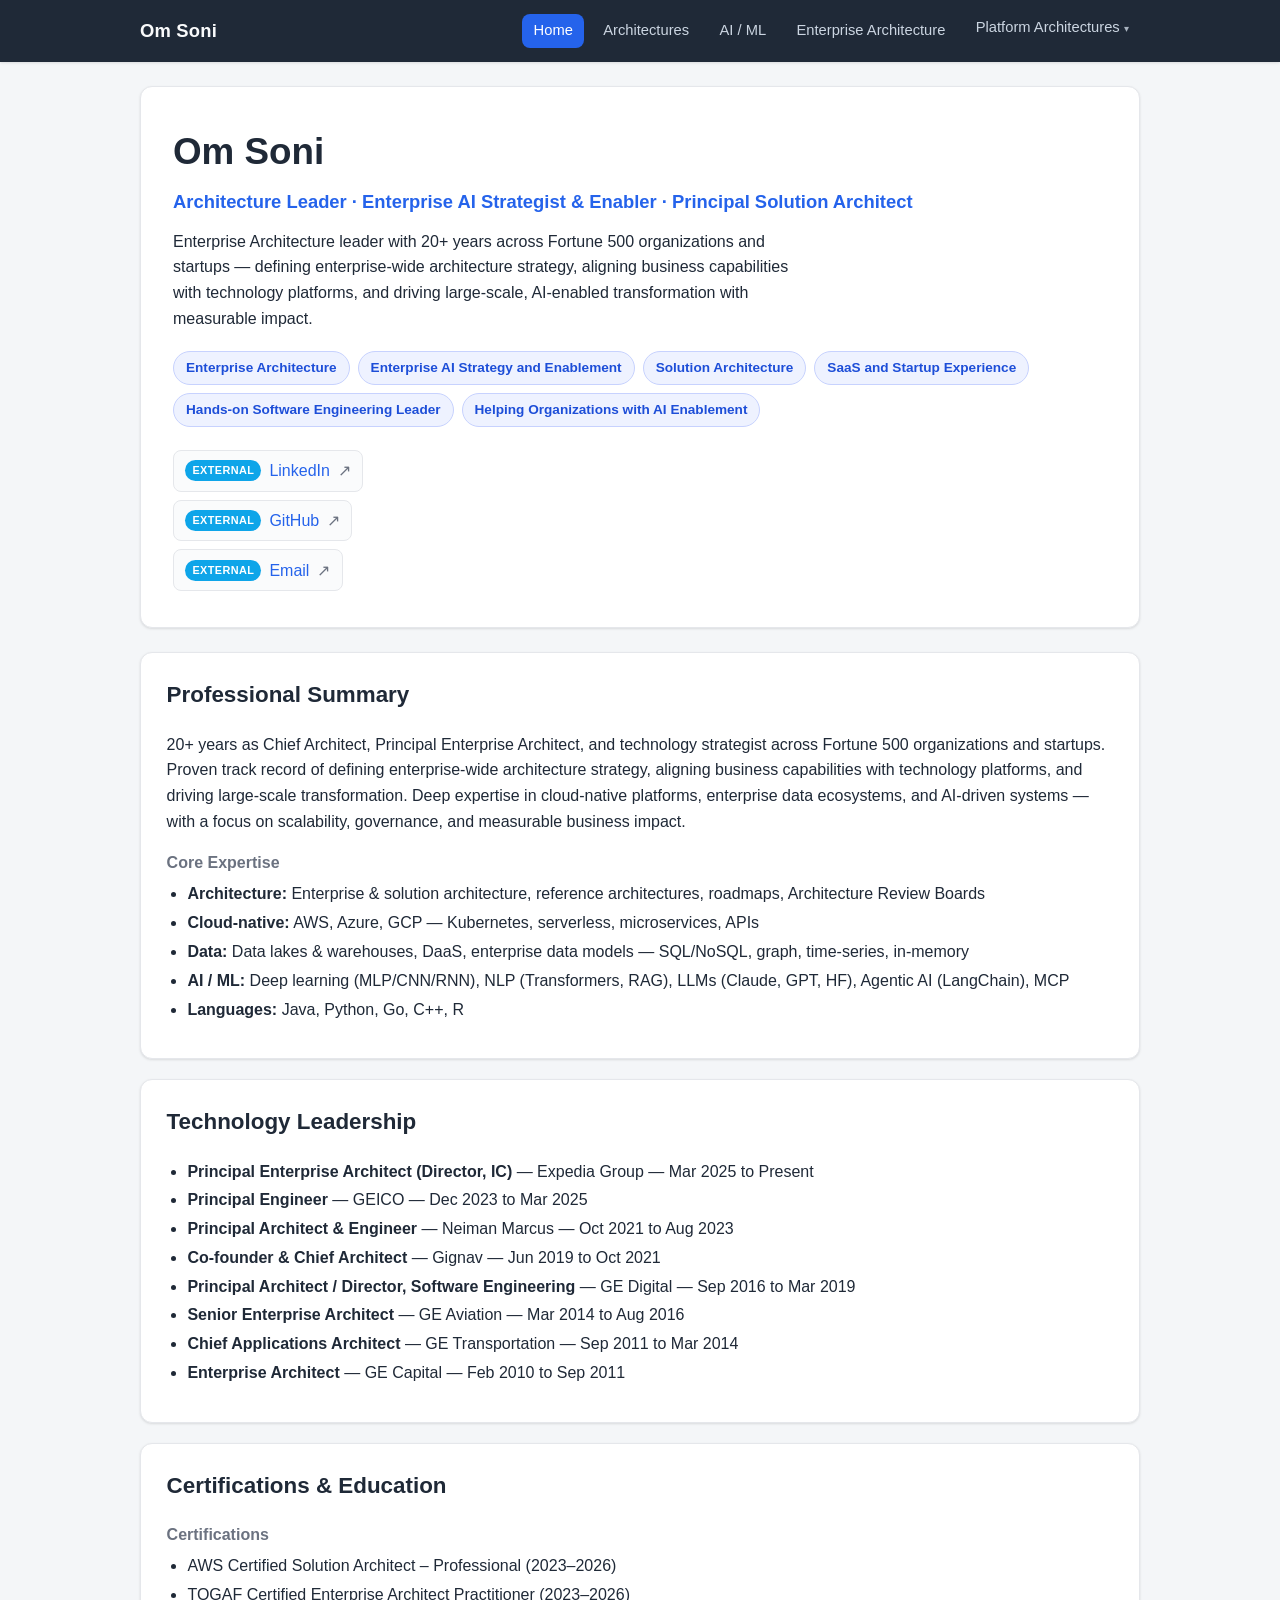
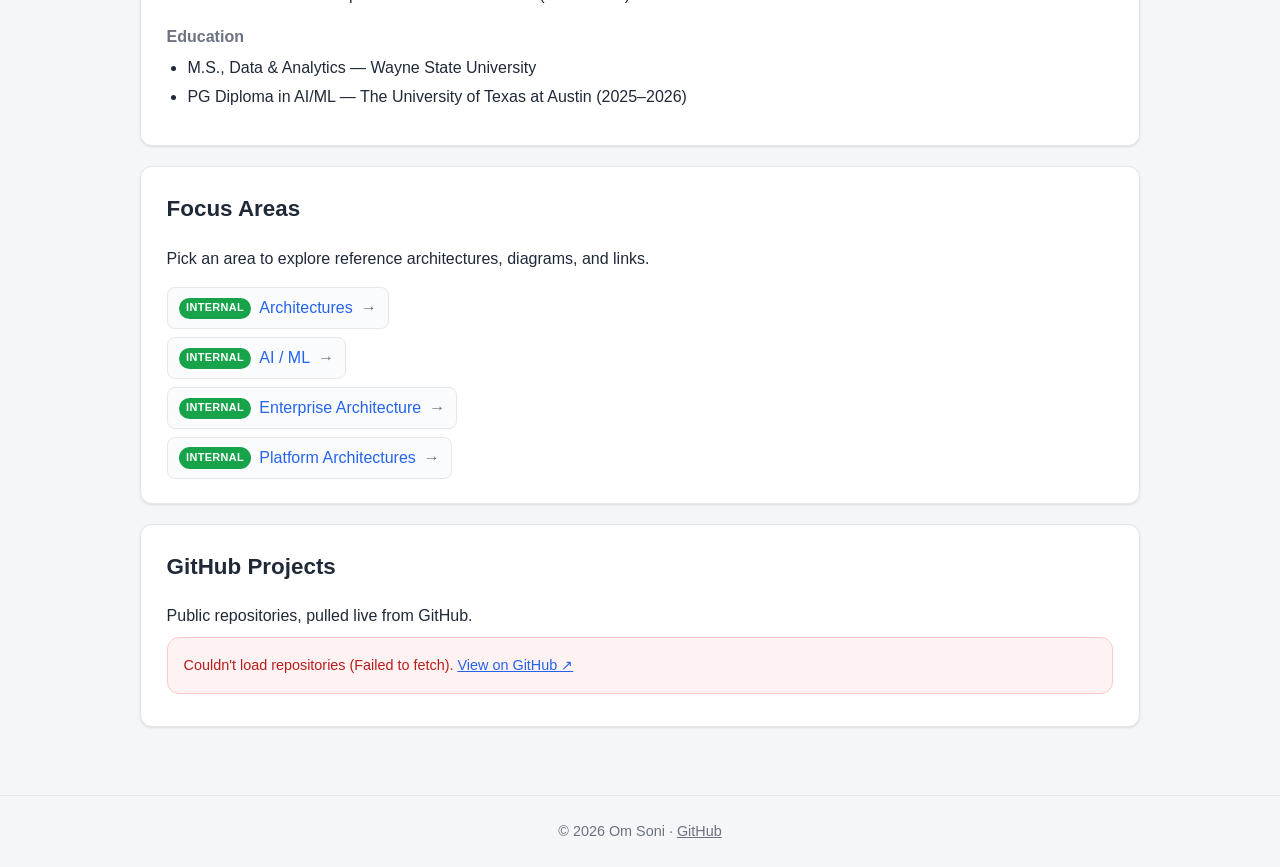
<file: index.html>
<!DOCTYPE html>
<html lang="en">
<head>
  <meta charset="UTF-8">
  <meta name="viewport" content="width=device-width, initial-scale=1.0">
  <title>Om Soni</title>
  <meta name="description" content="Om Soni — Software, AI/ML, and Enterprise Architecture portfolio.">
  <link rel="stylesheet" href="style.css">
</head>
<body data-page="home">
  <div id="site-header"></div>
  <main id="app"></main>
  <div id="site-footer"></div>

  <script src="content.js"></script>
  <script src="render.js"></script>
</body>
</html>
</file>
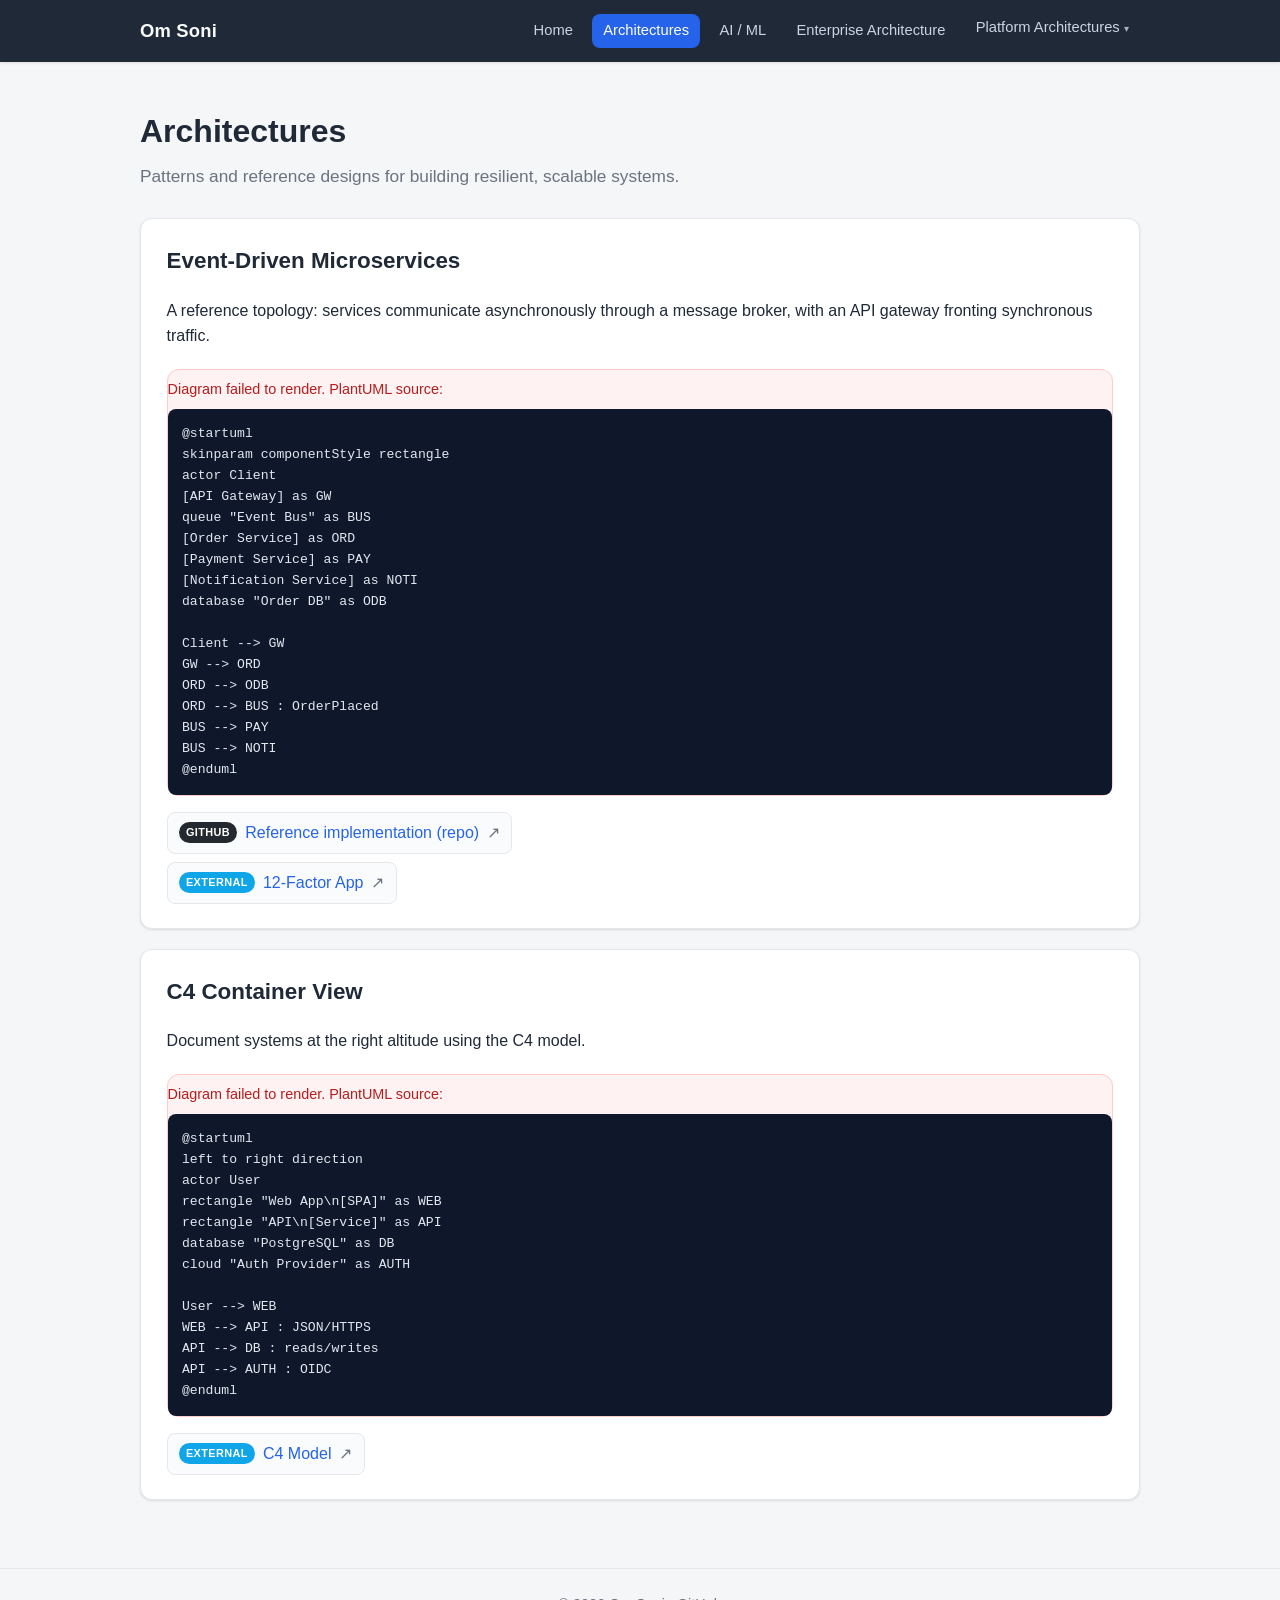
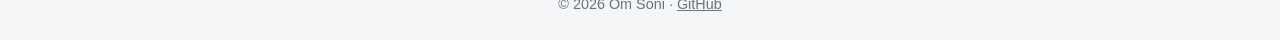
<file: architectures.html>
<!DOCTYPE html>
<html lang="en">
<head>
  <meta charset="UTF-8">
  <meta name="viewport" content="width=device-width, initial-scale=1.0">
  <title>Architectures · Om Soni</title>
  <meta name="description" content="Architecture patterns and reference designs.">
  <link rel="stylesheet" href="style.css">
</head>
<body data-page="architectures">
  <div id="site-header"></div>
  <main id="app"></main>
  <div id="site-footer"></div>

  <script src="content.js"></script>
  <script src="render.js"></script>
</body>
</html>
</file>
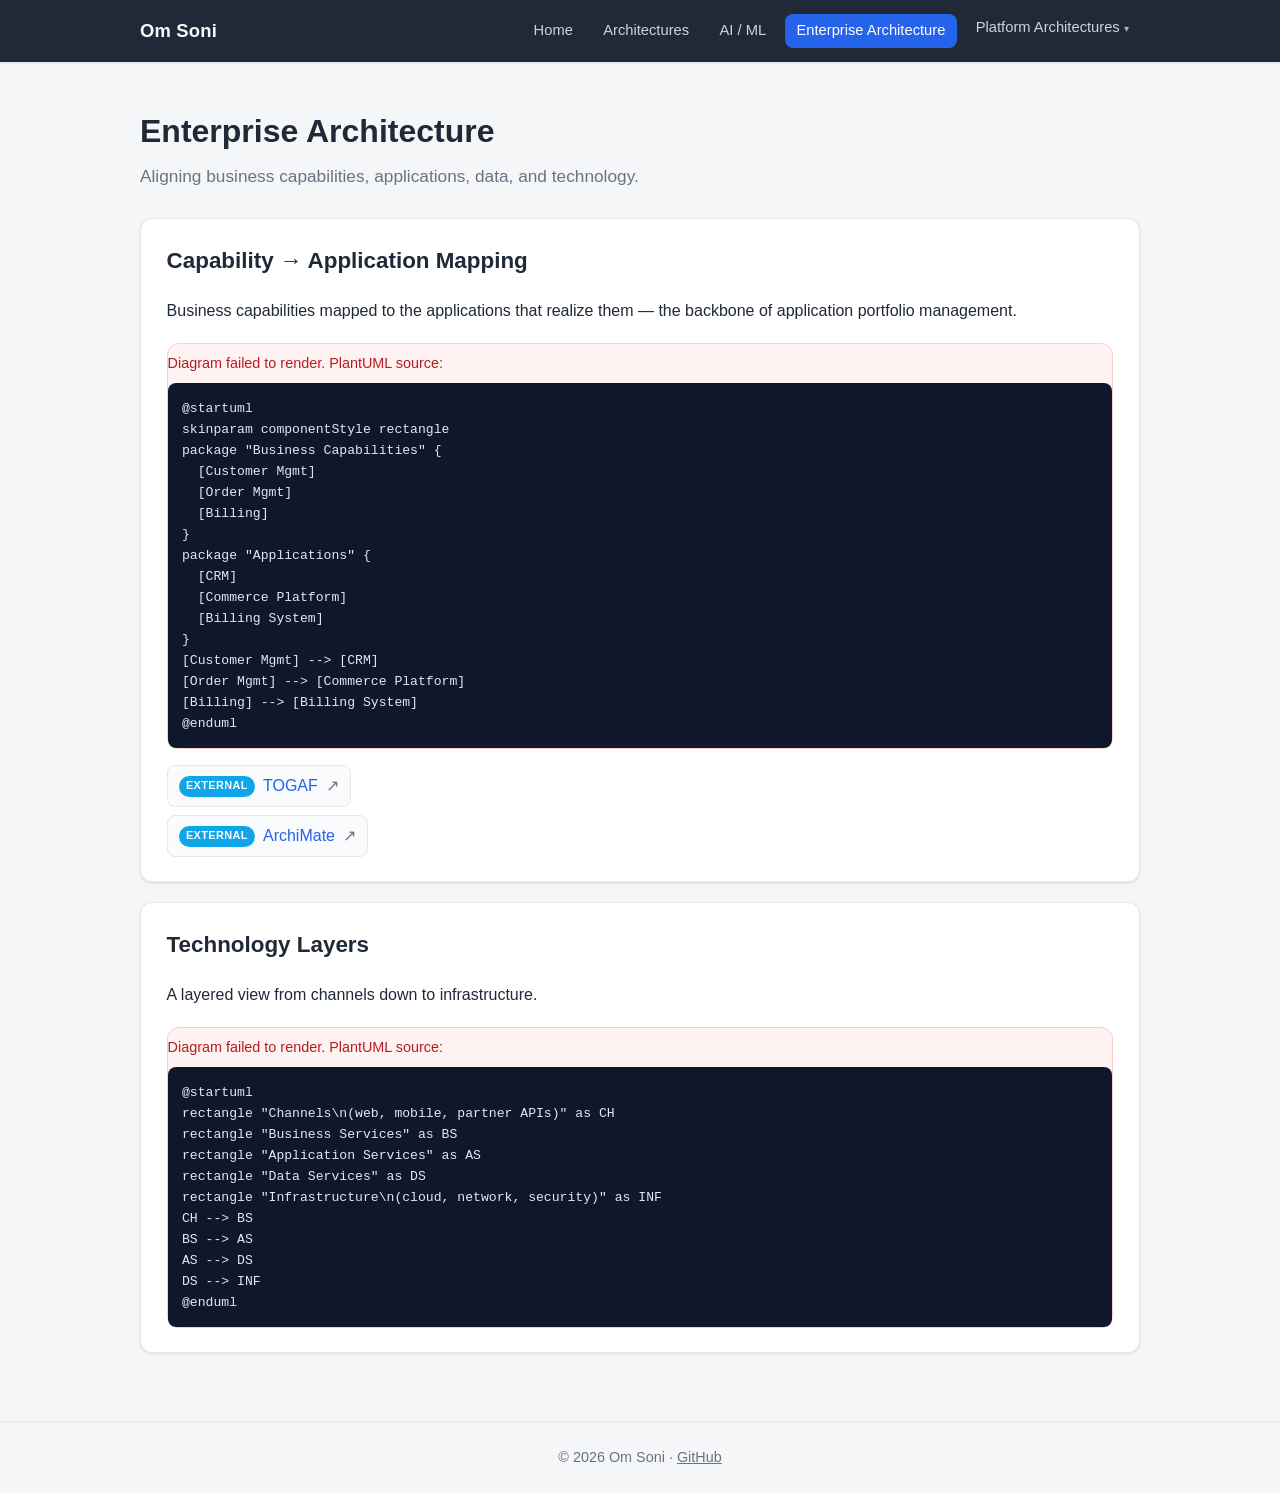
<file: enterprise-architecture.html>
<!DOCTYPE html>
<html lang="en">
<head>
  <meta charset="UTF-8">
  <meta name="viewport" content="width=device-width, initial-scale=1.0">
  <title>Enterprise Architecture · Om Soni</title>
  <meta name="description" content="Enterprise architecture — business, application, data, and technology alignment.">
  <link rel="stylesheet" href="style.css">
</head>
<body data-page="enterprise-architecture">
  <div id="site-header"></div>
  <main id="app"></main>
  <div id="site-footer"></div>

  <script src="content.js"></script>
  <script src="render.js"></script>
</body>
</html>
</file>
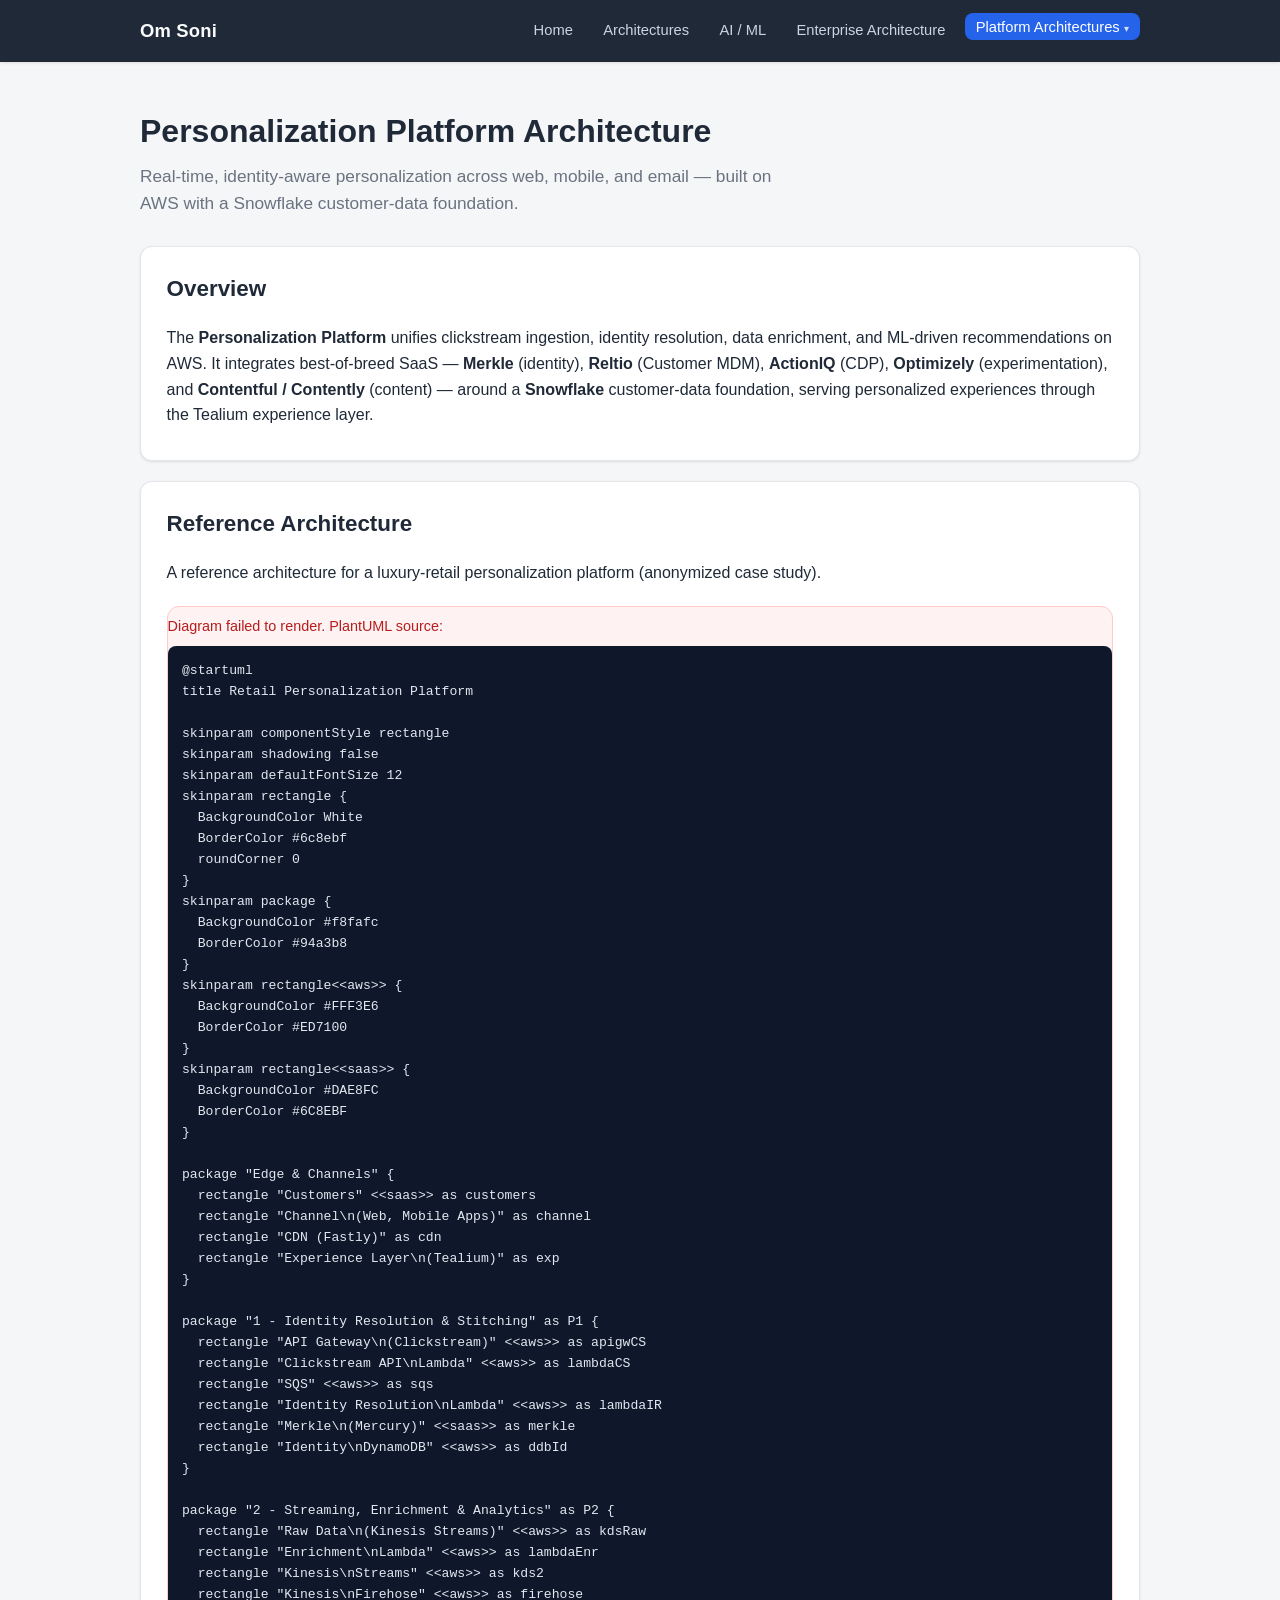
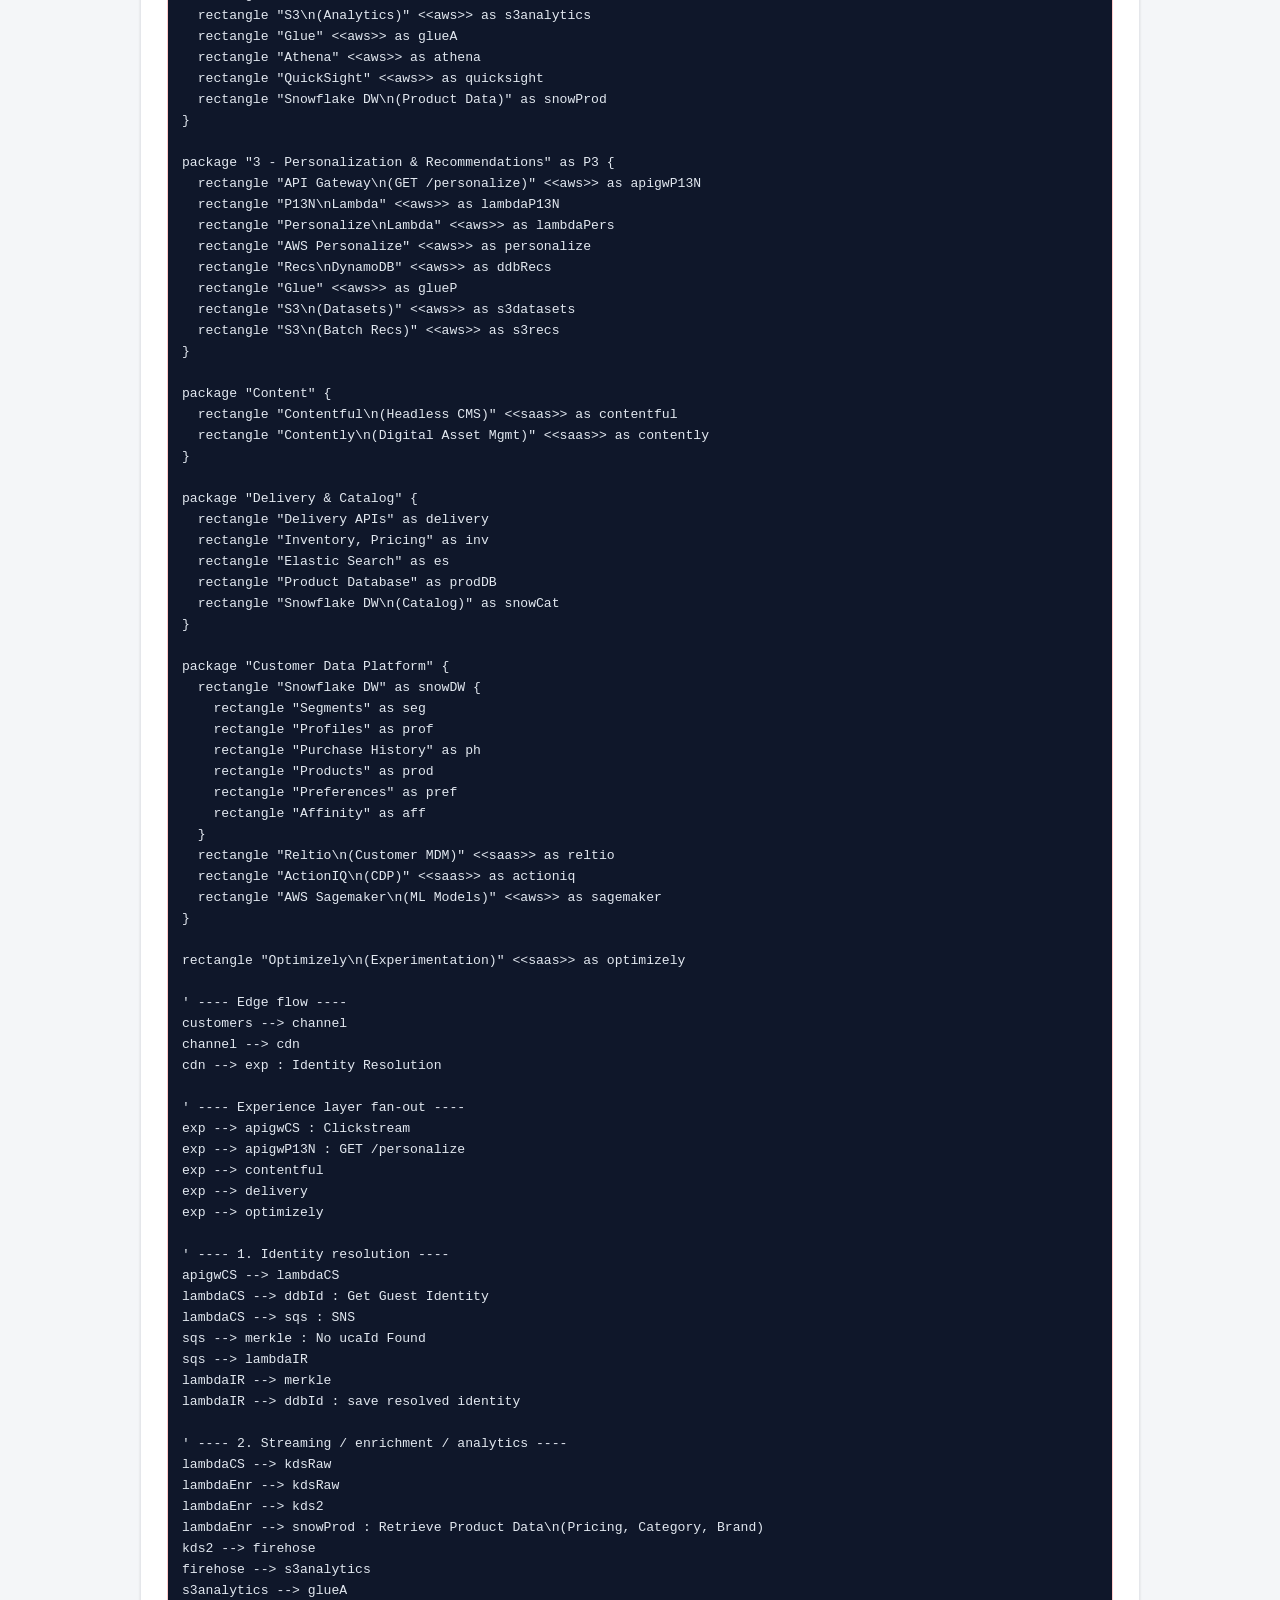
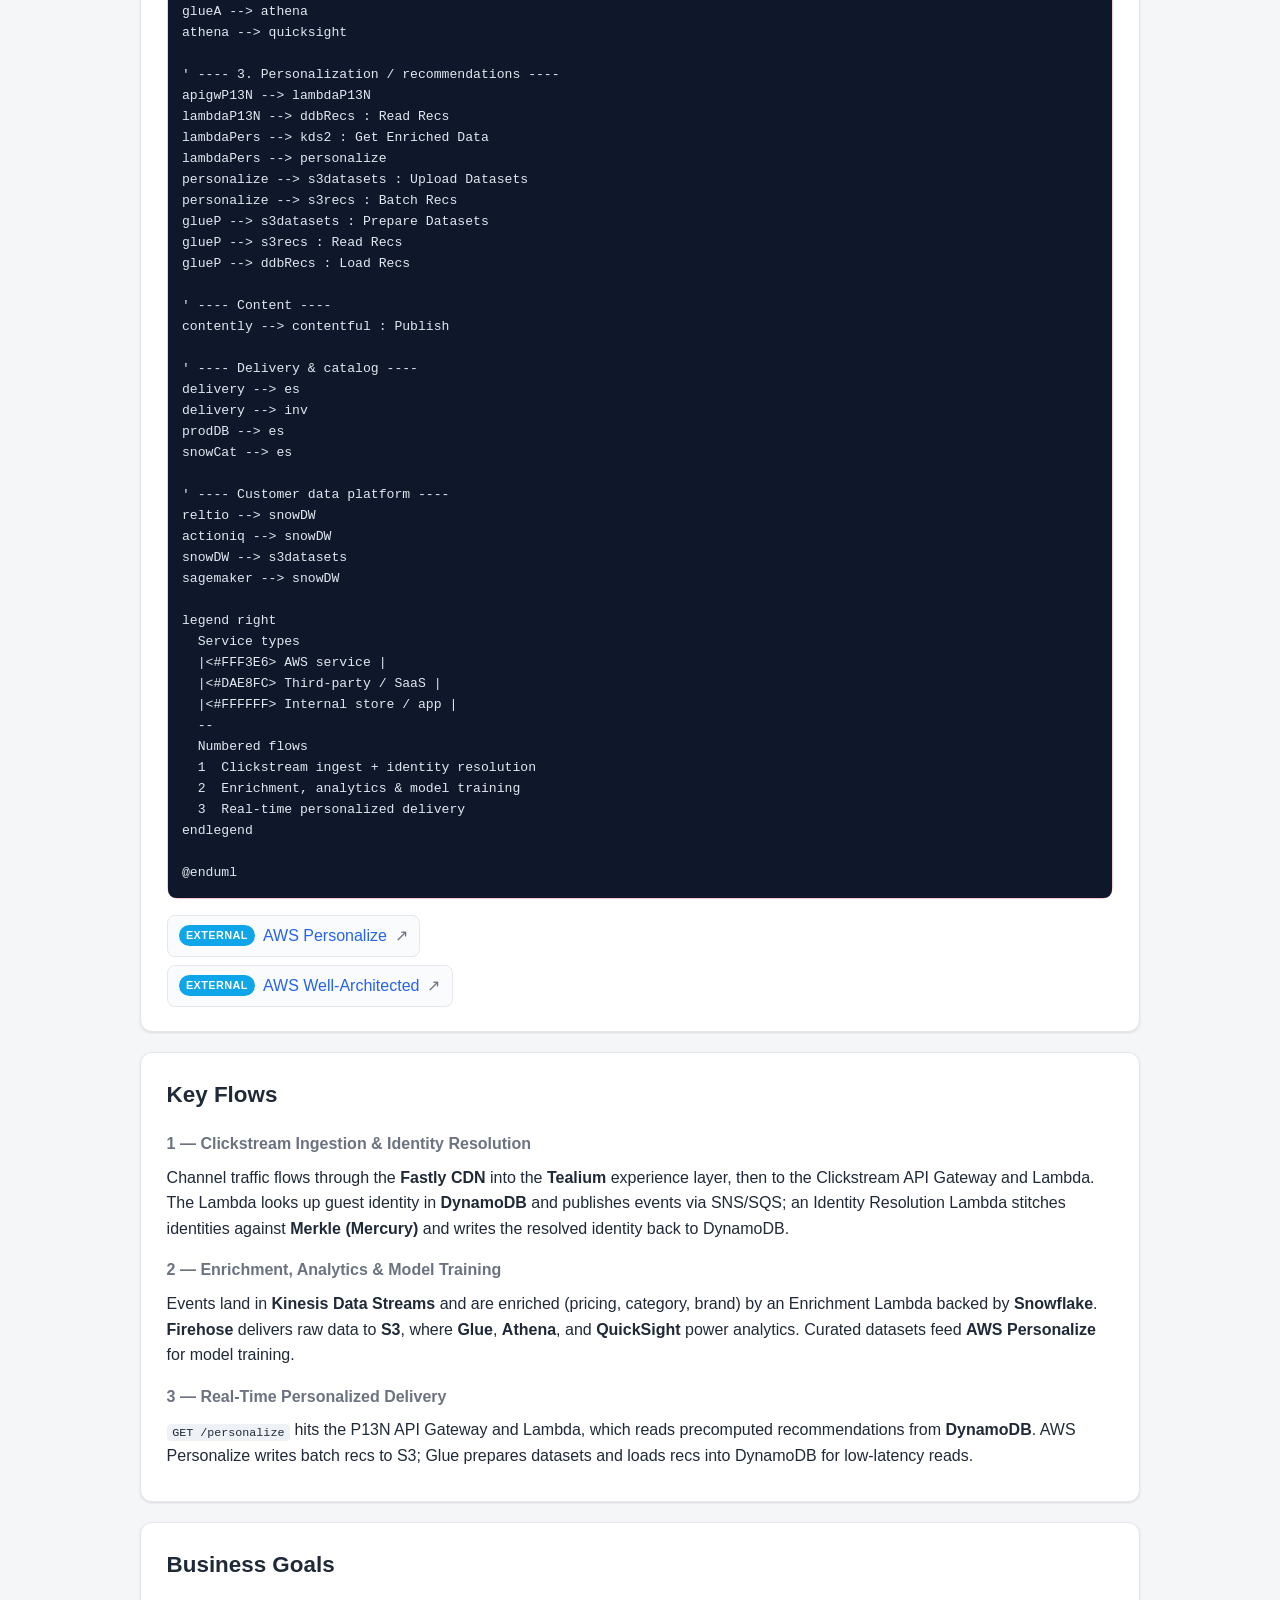
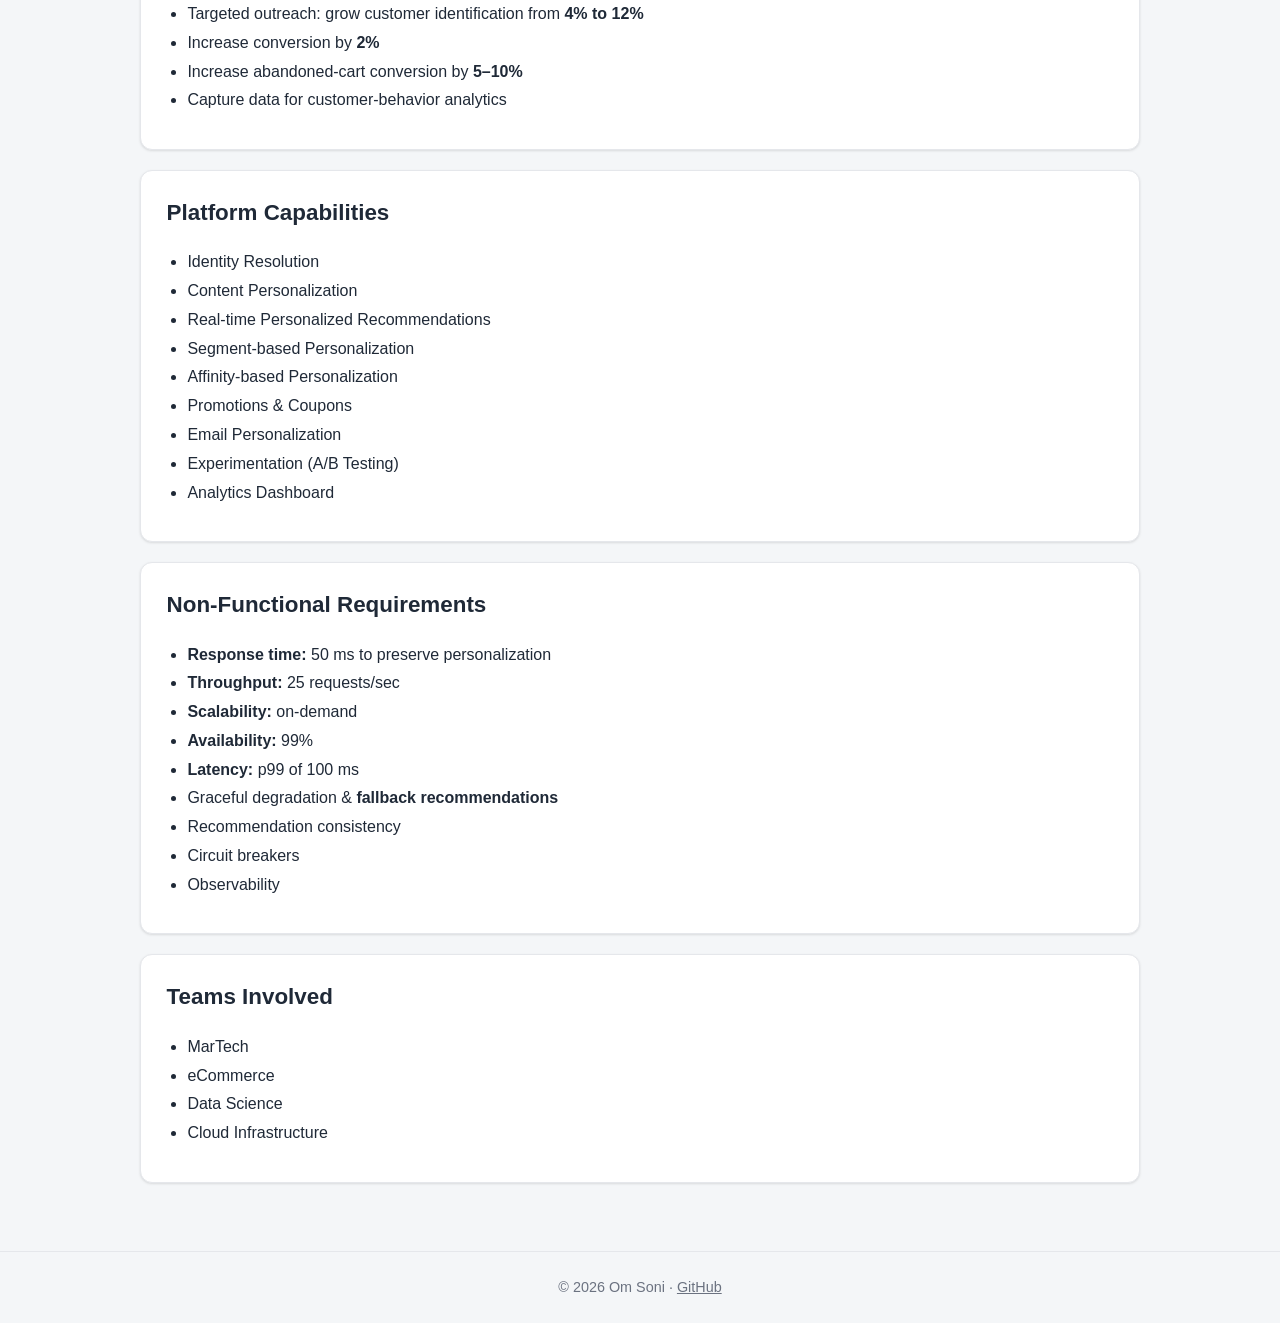
<file: personalization-platform-architecture.html>
<!DOCTYPE html>
<html lang="en">
<head>
  <meta charset="UTF-8">
  <meta name="viewport" content="width=device-width, initial-scale=1.0">
  <title>Personalization Platform Architecture · Om Soni</title>
  <meta name="description" content="Real-time, identity-aware personalization platform on AWS.">
  <link rel="stylesheet" href="style.css">
</head>
<body data-page="personalization-platform-architecture">
  <div id="site-header"></div>
  <main id="app"></main>
  <div id="site-footer"></div>

  <script src="content.js"></script>
  <script src="render.js"></script>
</body>
</html>
</file>
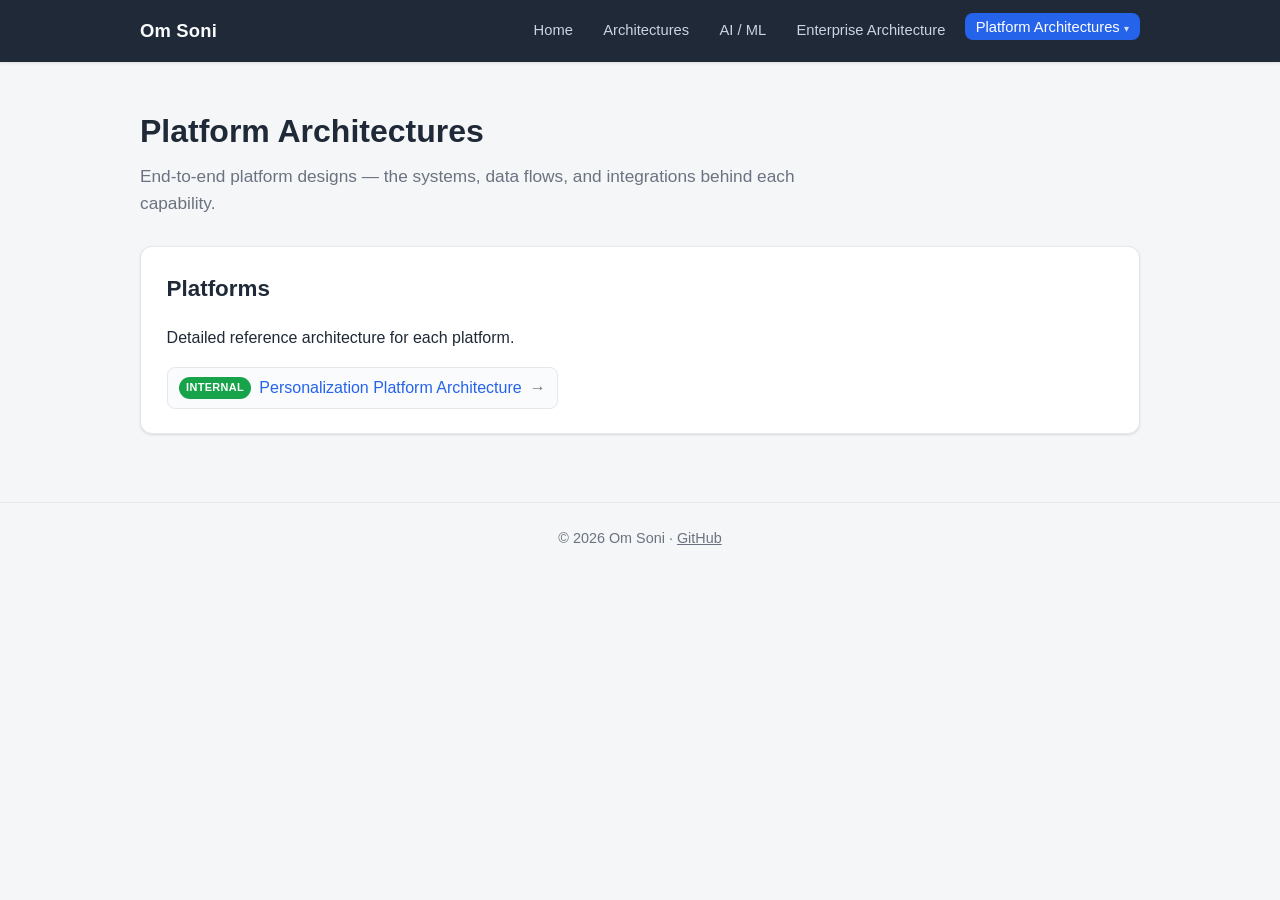
<file: platform-architectures.html>
<!DOCTYPE html>
<html lang="en">
<head>
  <meta charset="UTF-8">
  <meta name="viewport" content="width=device-width, initial-scale=1.0">
  <title>Platform Architectures · Om Soni</title>
  <meta name="description" content="End-to-end platform architectures and reference designs.">
  <link rel="stylesheet" href="style.css">
</head>
<body data-page="platform-architectures">
  <div id="site-header"></div>
  <main id="app"></main>
  <div id="site-footer"></div>

  <script src="content.js"></script>
  <script src="render.js"></script>
</body>
</html>
</file>
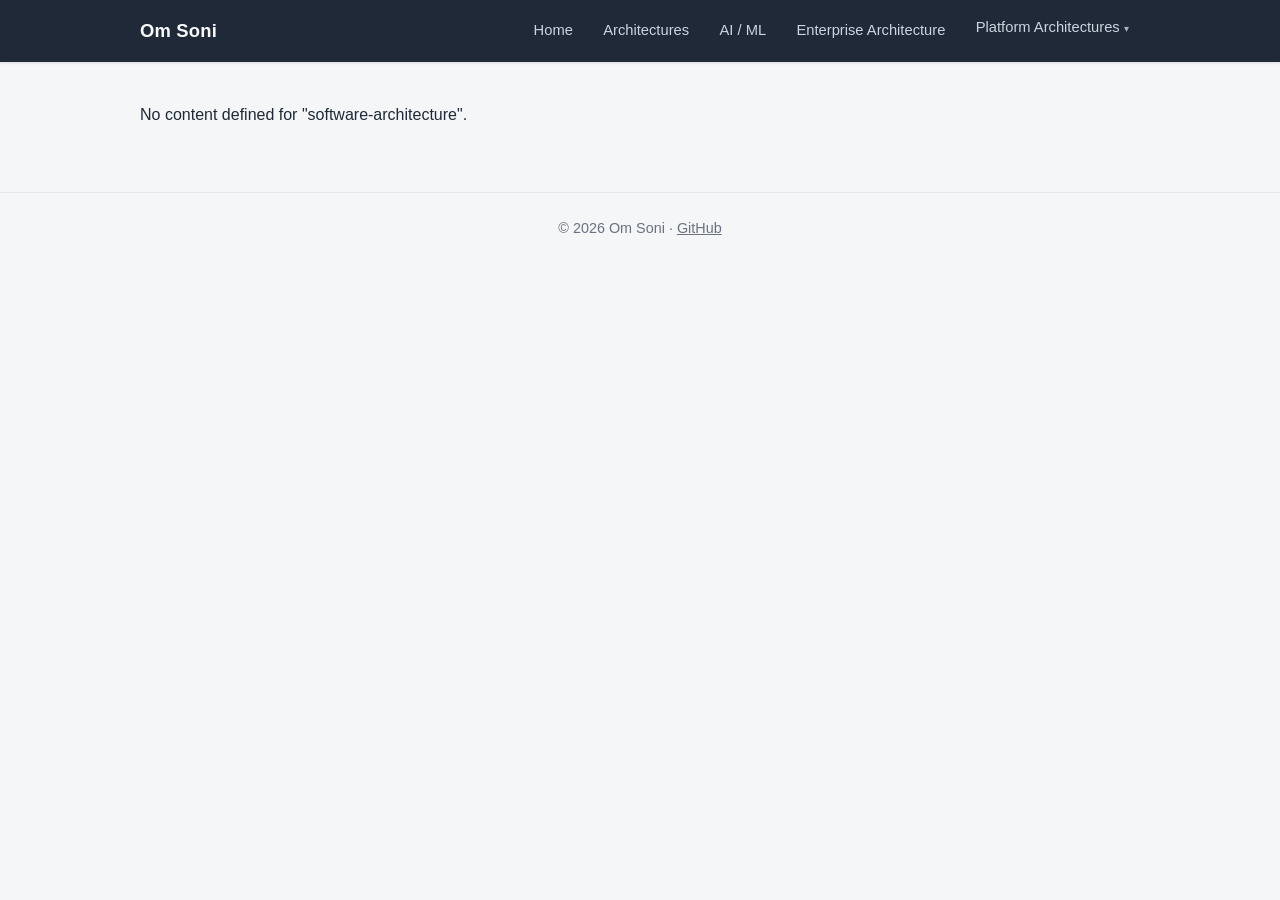
<file: software-architecture.html>
<!DOCTYPE html>
<html lang="en">
<head>
  <meta charset="UTF-8">
  <meta name="viewport" content="width=device-width, initial-scale=1.0">
  <title>Software Architecture · Om Soni</title>
  <meta name="description" content="Software architecture patterns and reference designs.">
  <link rel="stylesheet" href="style.css">
</head>
<body data-page="software-architecture">
  <div id="site-header"></div>
  <main id="app"></main>
  <div id="site-footer"></div>

  <script src="content.js"></script>
  <script src="render.js"></script>
</body>
</html>
</file>
<file: style.css>
/* =========================================================
   Personal portfolio — clean professional light theme
   Shared across all pages. Layout/colors live here only.
   ========================================================= */

:root {
  --bg:        #f4f6f8;
  --surface:   #ffffff;
  --text:      #1f2937;
  --muted:     #6b7280;
  --border:    #e5e7eb;
  --accent:    #2563eb;
  --accent-dk: #1d4ed8;
  --header-bg: #1f2937;
  --header-fg: #f9fafb;
  --radius:    12px;
  --shadow:    0 1px 3px rgba(0, 0, 0, .08), 0 1px 2px rgba(0, 0, 0, .04);
  --maxw:      1040px;
}

* { box-sizing: border-box; }

html { scroll-behavior: smooth; }

body {
  margin: 0;
  font-family: -apple-system, BlinkMacSystemFont, "Segoe UI", Roboto,
               Helvetica, Arial, sans-serif;
  color: var(--text);
  background: var(--bg);
  line-height: 1.6;
}

a { color: var(--accent); }
a:hover { color: var(--accent-dk); }

/* ---------- Header / nav ---------- */
.site-header {
  background: var(--header-bg);
  color: var(--header-fg);
  position: sticky;
  top: 0;
  z-index: 50;
  box-shadow: var(--shadow);
}
.site-header__inner {
  max-width: var(--maxw);
  margin: 0 auto;
  padding: .85rem 1.25rem;
  display: flex;
  flex-wrap: wrap;
  align-items: center;
  gap: .5rem 1.25rem;
}
.site-header__brand {
  font-weight: 700;
  font-size: 1.15rem;
  color: var(--header-fg);
  text-decoration: none;
  margin-right: auto;
  letter-spacing: .2px;
}
.site-nav {
  display: flex;
  flex-wrap: wrap;
  gap: .25rem .5rem;
}
.site-nav a {
  color: #cbd5e1;
  text-decoration: none;
  padding: .35rem .7rem;
  border-radius: 8px;
  font-size: .92rem;
  white-space: nowrap;
  transition: background .15s, color .15s;
}
.site-nav a:hover { color: #fff; background: rgba(255, 255, 255, .08); }
.site-nav a.is-active { color: #fff; background: var(--accent); }

/* dropdown for nav items with children */
.site-nav__group { position: relative; }
.site-nav__caret { font-size: .7em; opacity: .8; }
.site-nav__submenu {
  position: absolute;
  top: 100%;
  left: 0;
  min-width: 220px;
  background: #111827;
  border: 1px solid rgba(255, 255, 255, .12);
  border-radius: 8px;
  padding: .35rem;
  box-shadow: 0 8px 24px rgba(0, 0, 0, .35);
  display: none;
  flex-direction: column;
  gap: .15rem;
  z-index: 60;
}
.site-nav__group:hover .site-nav__submenu,
.site-nav__group:focus-within .site-nav__submenu { display: flex; }
.site-nav__submenu a { white-space: normal; }

/* ---------- Layout ---------- */
main {
  max-width: var(--maxw);
  margin: 0 auto;
  padding: 1.5rem 1.25rem 3rem;
}

.page-head { margin: 1.25rem 0 1.75rem; }
.page-head h1 { font-size: 2rem; margin: 0 0 .35rem; }
.page-head .intro { color: var(--muted); font-size: 1.08rem; max-width: 70ch; margin: 0; }

/* ---------- Hero (home) ---------- */
.hero {
  background: var(--surface);
  border: 1px solid var(--border);
  border-radius: var(--radius);
  box-shadow: var(--shadow);
  padding: 2.25rem 2rem;
  margin-bottom: 1.5rem;
}
.hero h1 { margin: 0 0 .35rem; font-size: 2.3rem; }
.hero .role { color: var(--accent); font-weight: 600; font-size: 1.15rem; margin: 0 0 .75rem; }
.hero .blurb { max-width: 72ch; margin: 0 0 1.25rem; color: var(--text); }
.hero__strengths {
  list-style: none;
  padding: 0;
  margin: 0 0 1.4rem;
  display: flex;
  flex-wrap: wrap;
  gap: .5rem;
}
.hero__strengths .pill {
  background: #eef2ff;
  color: var(--accent-dk);
  border: 1px solid #c7d2fe;
  border-radius: 999px;
  padding: .32rem .75rem;
  font-size: .85rem;
  font-weight: 600;
}
.hero__links { display: flex; flex-wrap: wrap; gap: .6rem; }

/* ---------- Cards / sections ---------- */
.card {
  background: var(--surface);
  border: 1px solid var(--border);
  border-radius: var(--radius);
  box-shadow: var(--shadow);
  padding: 1.5rem 1.6rem;
  margin-bottom: 1.25rem;
}
.card > h2 { margin-top: 0; font-size: 1.4rem; }
.card h3 { font-size: 1.1rem; margin: 1.1rem 0 .4rem; }
.card h4 { font-size: 1rem; margin: 1rem 0 .35rem; color: var(--muted); }
.card p { margin: .5rem 0; }
.card code { background: #eef2f7; padding: .1rem .35rem; border-radius: 4px; font-size: .9em; }
.md-list { margin: .35rem 0 .75rem; padding-left: 1.3rem; }
.md-list li { margin: .2rem 0; }

/* ---------- Link rows ---------- */
.links {
  list-style: none;
  padding: 0;
  margin: 1rem 0 0;
  display: flex;
  flex-direction: column;
  gap: .5rem;
}
.link-item a {
  display: inline-flex;
  align-items: center;
  gap: .5rem;
  text-decoration: none;
  padding: .45rem .7rem;
  border: 1px solid var(--border);
  border-radius: 8px;
  background: #fafbfc;
  transition: border-color .15s, background .15s;
  font-weight: 500;
}
.link-item a:hover { border-color: var(--accent); background: #f0f5ff; }
.link-badge {
  font-size: .68rem;
  font-weight: 700;
  text-transform: uppercase;
  letter-spacing: .4px;
  padding: .12rem .45rem;
  border-radius: 999px;
  color: #fff;
}
.link-badge--github   { background: #24292f; }
.link-badge--external { background: #0ea5e9; }
.link-badge--internal { background: #16a34a; }
.link-arrow { color: var(--muted); font-weight: 400; }

/* ---------- Diagrams / figures ---------- */
.figure {
  margin: 1.25rem 0 0;
  border: 1px solid var(--border);
  border-radius: var(--radius);
  background: #fbfcfd;
  padding: 1rem;
  overflow: auto;
  text-align: center;
}
.figure img { max-width: 100%; height: auto; }

/* zoomable figure: toolbar + scrollable/pannable viewport */
.figure--zoom { padding: 0; overflow: visible; text-align: left; }
.figure__toolbar {
  display: flex;
  align-items: center;
  gap: .4rem;
  padding: .5rem .6rem;
  background: #f1f5f9;
  border-bottom: 1px solid var(--border);
  border-radius: var(--radius) var(--radius) 0 0;
}
.figure__btn {
  font: inherit;
  font-size: .82rem;
  line-height: 1;
  padding: .4rem .65rem;
  border: 1px solid var(--border);
  background: #fff;
  border-radius: 6px;
  cursor: pointer;
  color: var(--text);
  text-decoration: none;
}
.figure__btn:hover { border-color: var(--accent); color: var(--accent); }
.figure__zoomlevel {
  font-size: .82rem;
  color: var(--muted);
  min-width: 3.4em;
  text-align: center;
  margin-left: auto;
}
.figure__viewport {
  overflow: auto;
  max-height: 75vh;
  background: #fbfcfd;
  cursor: grab;
  touch-action: none;
}
.figure__viewport.is-grabbing { cursor: grabbing; }
.figure--zoom .figure__viewport img { display: block; max-width: none; }
.figure--zoom figcaption { padding: .6rem .6rem 0; text-align: left; }
.figure--zoom details { padding: .5rem .6rem .6rem; }

.figure figcaption {
  color: var(--muted);
  font-size: .9rem;
  margin-top: .6rem;
  text-align: center;
}
.figure--loading { color: var(--muted); font-style: italic; padding: 2rem; }
.figure--error {
  color: #b91c1c;
  background: #fef2f2;
  border-color: #fecaca;
  font-size: .9rem;
  text-align: left;
}
.figure details { margin-top: .5rem; text-align: left; }
.figure summary { cursor: pointer; color: var(--muted); font-size: .85rem; }
.figure pre {
  background: #0f172a; color: #e2e8f0; padding: .9rem; border-radius: 8px;
  overflow: auto; font-size: .82rem; margin: .5rem 0 0;
}

/* ---------- GitHub repos grid ---------- */
.repos { display: grid; grid-template-columns: repeat(auto-fill, minmax(260px, 1fr)); gap: 1rem; margin-top: 1rem; }
.repo {
  border: 1px solid var(--border);
  border-radius: 10px;
  padding: 1rem;
  background: #fafbfc;
  display: flex;
  flex-direction: column;
  transition: border-color .15s, box-shadow .15s;
}
.repo:hover { border-color: var(--accent); box-shadow: var(--shadow); }
.repo h3 { margin: 0 0 .4rem; font-size: 1.05rem; }
.repo h3 a { text-decoration: none; }
.repo p { margin: 0 0 .75rem; color: var(--muted); font-size: .92rem; flex: 1; }
.repo__meta { display: flex; flex-wrap: wrap; gap: .4rem .9rem; font-size: .82rem; color: var(--muted); }
.repo__lang::before {
  content: "";
  display: inline-block;
  width: .7em; height: .7em;
  border-radius: 50%;
  background: var(--accent);
  margin-right: .35rem;
  vertical-align: middle;
}

/* ---------- Footer ---------- */
.site-footer {
  border-top: 1px solid var(--border);
  color: var(--muted);
  text-align: center;
  padding: 1.5rem 1rem;
  font-size: .9rem;
}
.site-footer a { color: var(--muted); }

@media (max-width: 600px) {
  .site-header__inner { padding: .75rem 1rem; }
  .page-head h1 { font-size: 1.6rem; }
  .hero { padding: 1.5rem 1.25rem; }
}
</file>
